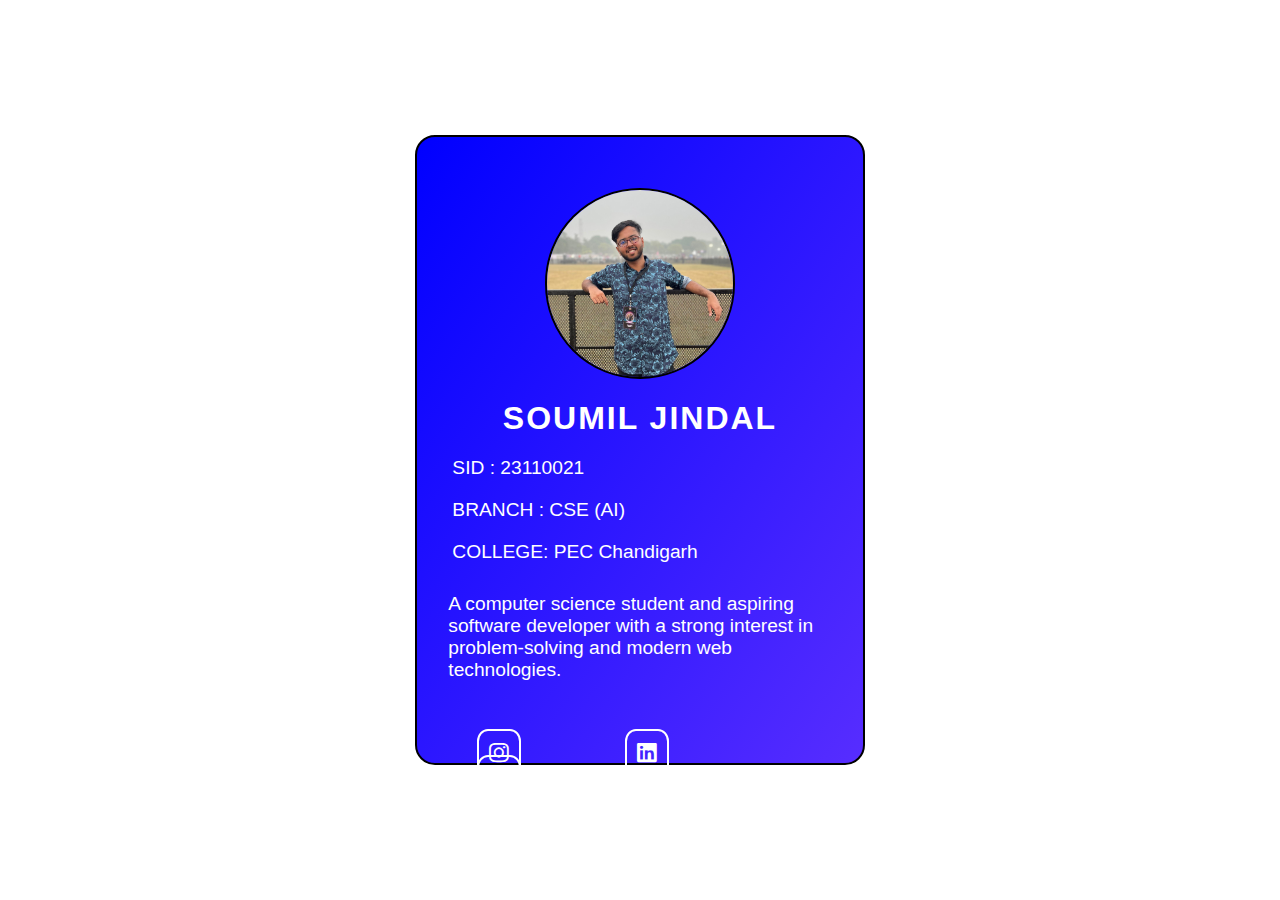
<file: Id card/index.html>
<!DOCTYPE html>
<html lang="en">
  <head>
    <meta charset="UTF-8" />
    <meta name="viewport" content="width=device-width, initial-scale=1.0" />
    <title>Document</title>
    <link rel="stylesheet" href="style.css" />
    <link
      rel="stylesheet"
      href="https://cdnjs.cloudflare.com/ajax/libs/font-awesome/6.0.0-beta3/css/all.min.css"
    />
  </head>
  <body>
    <div class="container">
      <div class="img-container">
        <img src="/images/IMG_20250330_155317.jpg" alt="pfp" />
      </div>
      <div class="info-container">
        <h1>SOUMIL JINDAL</h1>

        <div class="info">
          <p>SID : 23110021</p>
          <p>BRANCH : CSE (AI)</p>
          <P>COLLEGE: PEC Chandigarh</P>
        </div>

        <div class="desc">
          <p>
            A computer science student and aspiring software developer with a
            strong interest in problem-solving and modern web technologies.
          </p>
        </div>

        <div class="socials">
          <a href="https://www.instagram.com/soumill_1748/" target="_blank" title="instagram"><i class="fa-brands fa-instagram"></i></a>
          <a href="https://www.linkedin.com/in/soumil-jindal-a874a9283/" target="_blank" title="linkedin"><i class="fa-brands fa-linkedin"></i></a>
          <a href="#"><i class="fa-brands fa-whatsapp"></i></a>
        </div>
      </div>
    </div>
  </body>
</html>
</file>
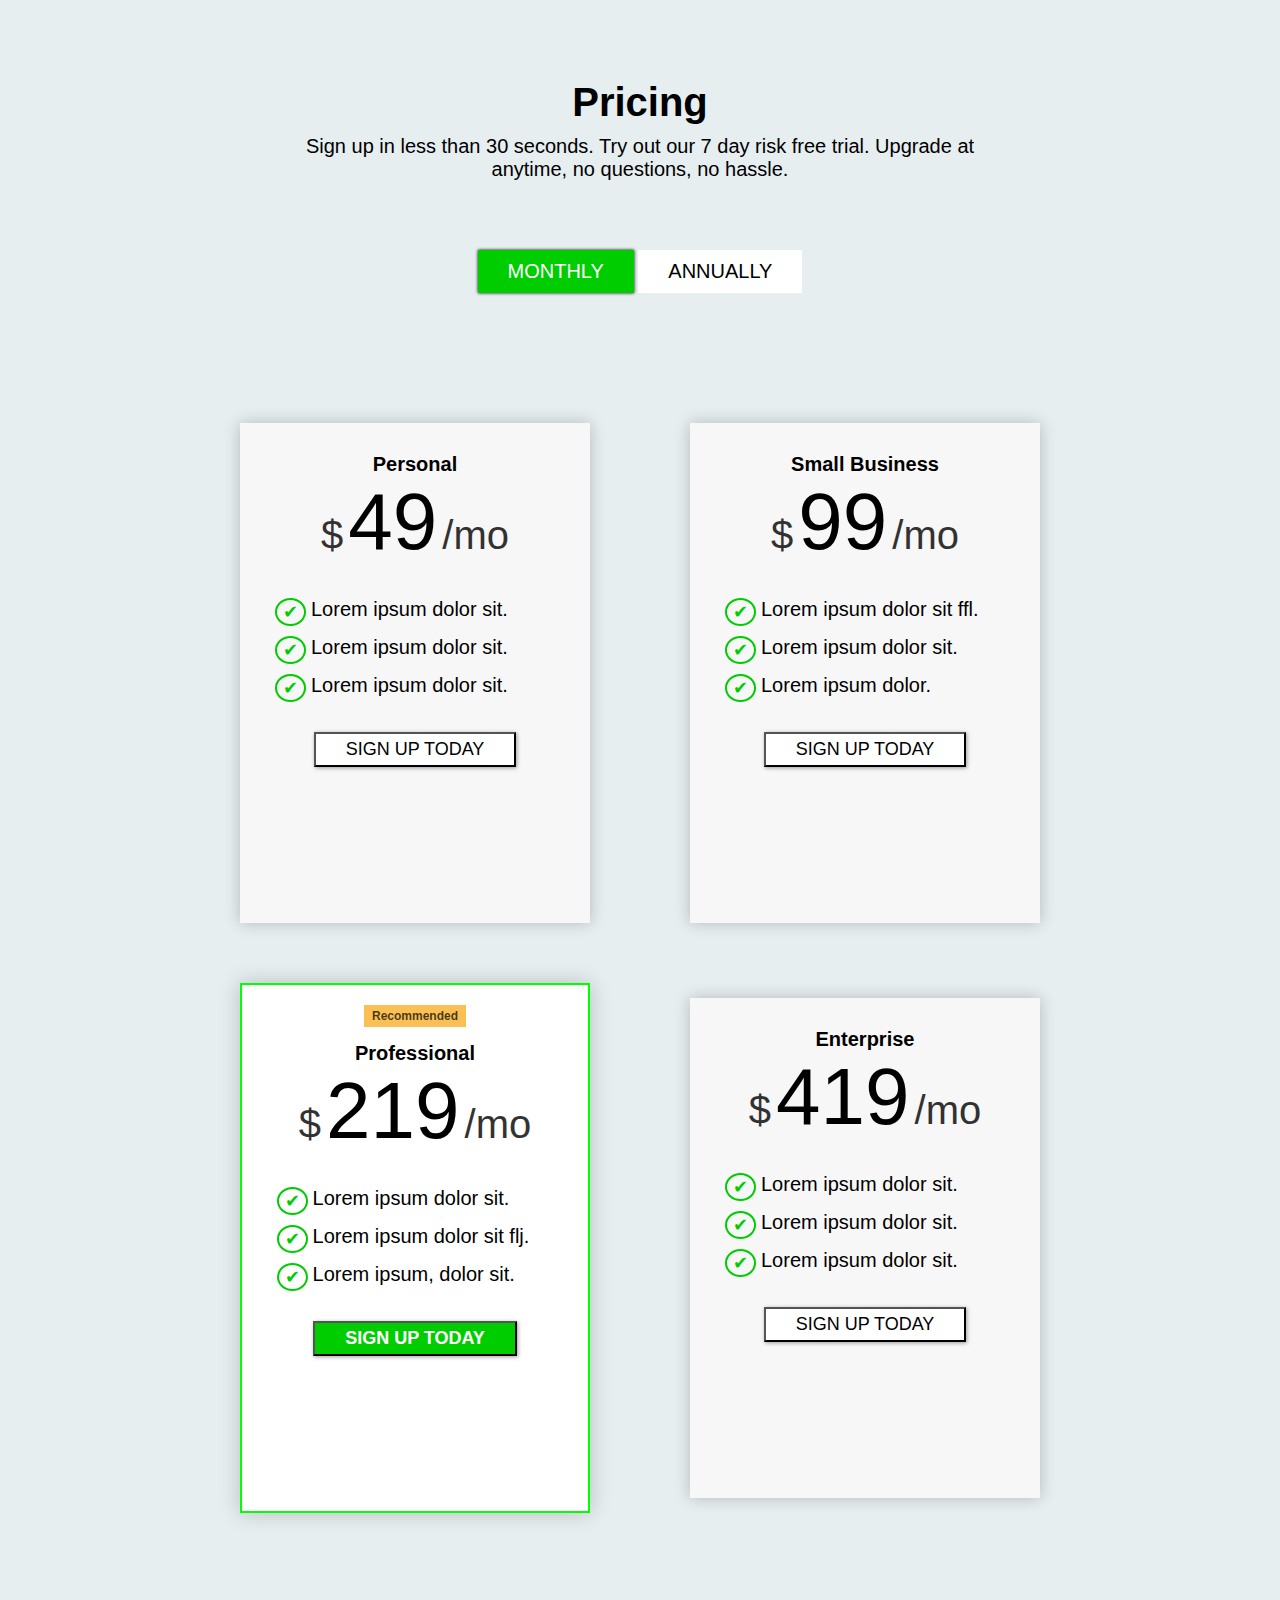
<file: pricing page/index.html>
<!DOCTYPE html>
<html lang="en">

<head>
    <meta charset="UTF-8">
    <meta name="viewport" content="width=device-width, initial-scale=1.0">
    <title>Pricing Page</title>
    <link rel="stylesheet" href="style.css">
</head>

<body>
    <section class="pricing">
        <div class="header">
            <h2>Pricing</h2>
            <p>Sign up in less than 30 seconds. Try out our 7 day risk free trial. Upgrade at anytime, no questions, no hassle.</p>
        </div>

        <div class="switch">
            <button>monthly</button>
            <button>annually</button>
        </div>
        <div class="cards-section">
            <div class="card">
                <h3>Personal</h3>
                <p class="price"><span>$</span>49<span>/mo</span></p>

                <ul>
                    <li>Lorem ipsum dolor sit.</li>
                    <li>Lorem ipsum dolor sit.</li>
                    <li>Lorem ipsum dolor sit.</li>
                </ul>
                <button class="btn">SIGN UP TODAY</button>
            </div>


            <div class="card">
                <h3>Small Business</h3>
                <p class="price"><span>$</span>99<span>/mo</span></p>

                <ul>
                    <li>Lorem ipsum dolor sit ffl.</li>
                    <li>Lorem ipsum dolor sit.</li>
                    <li>Lorem ipsum dolor.</li>
                </ul>
                <button class="btn">SIGN UP TODAY</button>
            </div>


            <div class="card pro">
                <h4>recommended</h4>

                <h3>Professional</h3>
                <p class="price"><span>$</span>219<span>/mo</span></p>

                <ul>
                    <li>Lorem ipsum dolor sit.</li>
                    <li>Lorem ipsum dolor sit flj.</li>
                    <li>Lorem ipsum, dolor sit.</li>
                </ul>
                <button class="btn">SIGN UP TODAY</button>
            </div>


            <div class="card">
                <h3>Enterprise</h3>
                <p class="price"><span>$</span>419<span>/mo</span></p>

                <ul>
                    <li>Lorem ipsum dolor sit.</li>
                    <li>Lorem ipsum dolor sit.</li>
                    <li>Lorem ipsum dolor sit.</li>
                </ul>
                <button class="btn">SIGN UP TODAY</button>
            </div>
        </div>
    </section>
</body>

</html>
</file>
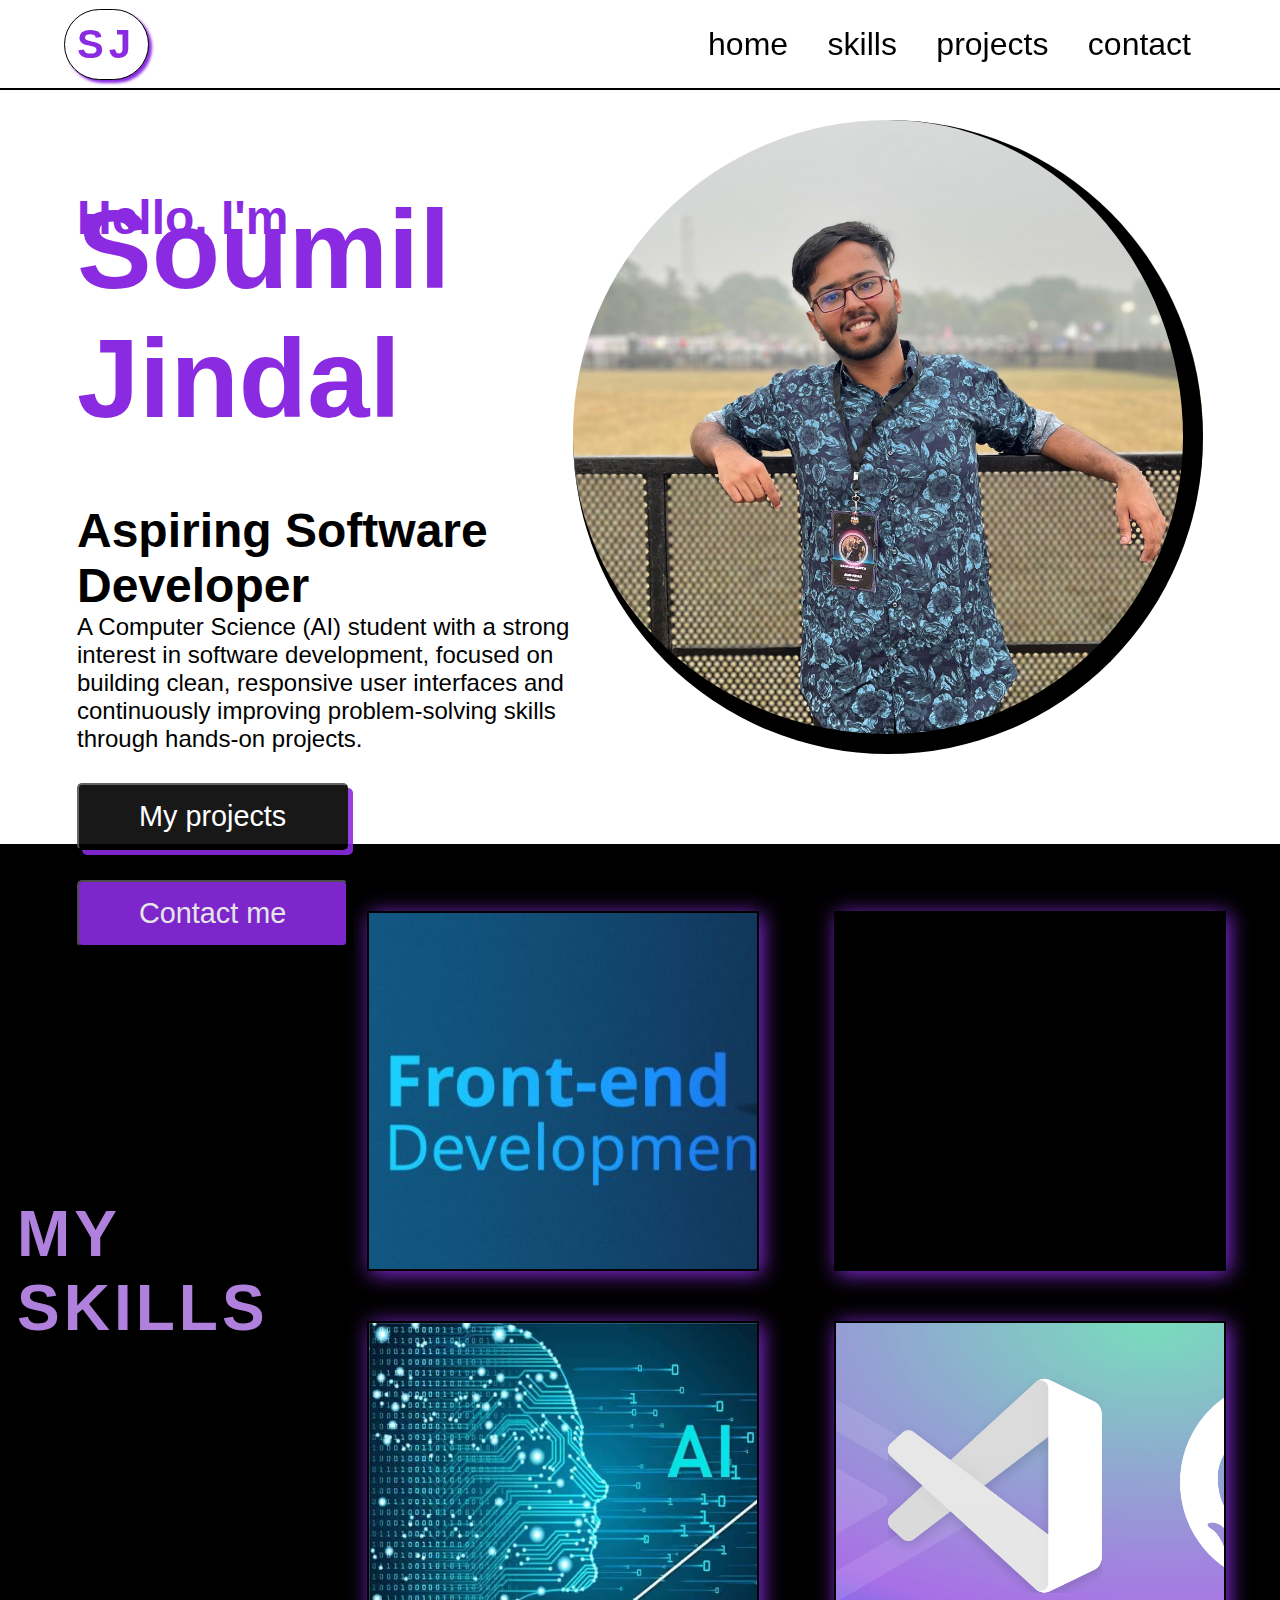
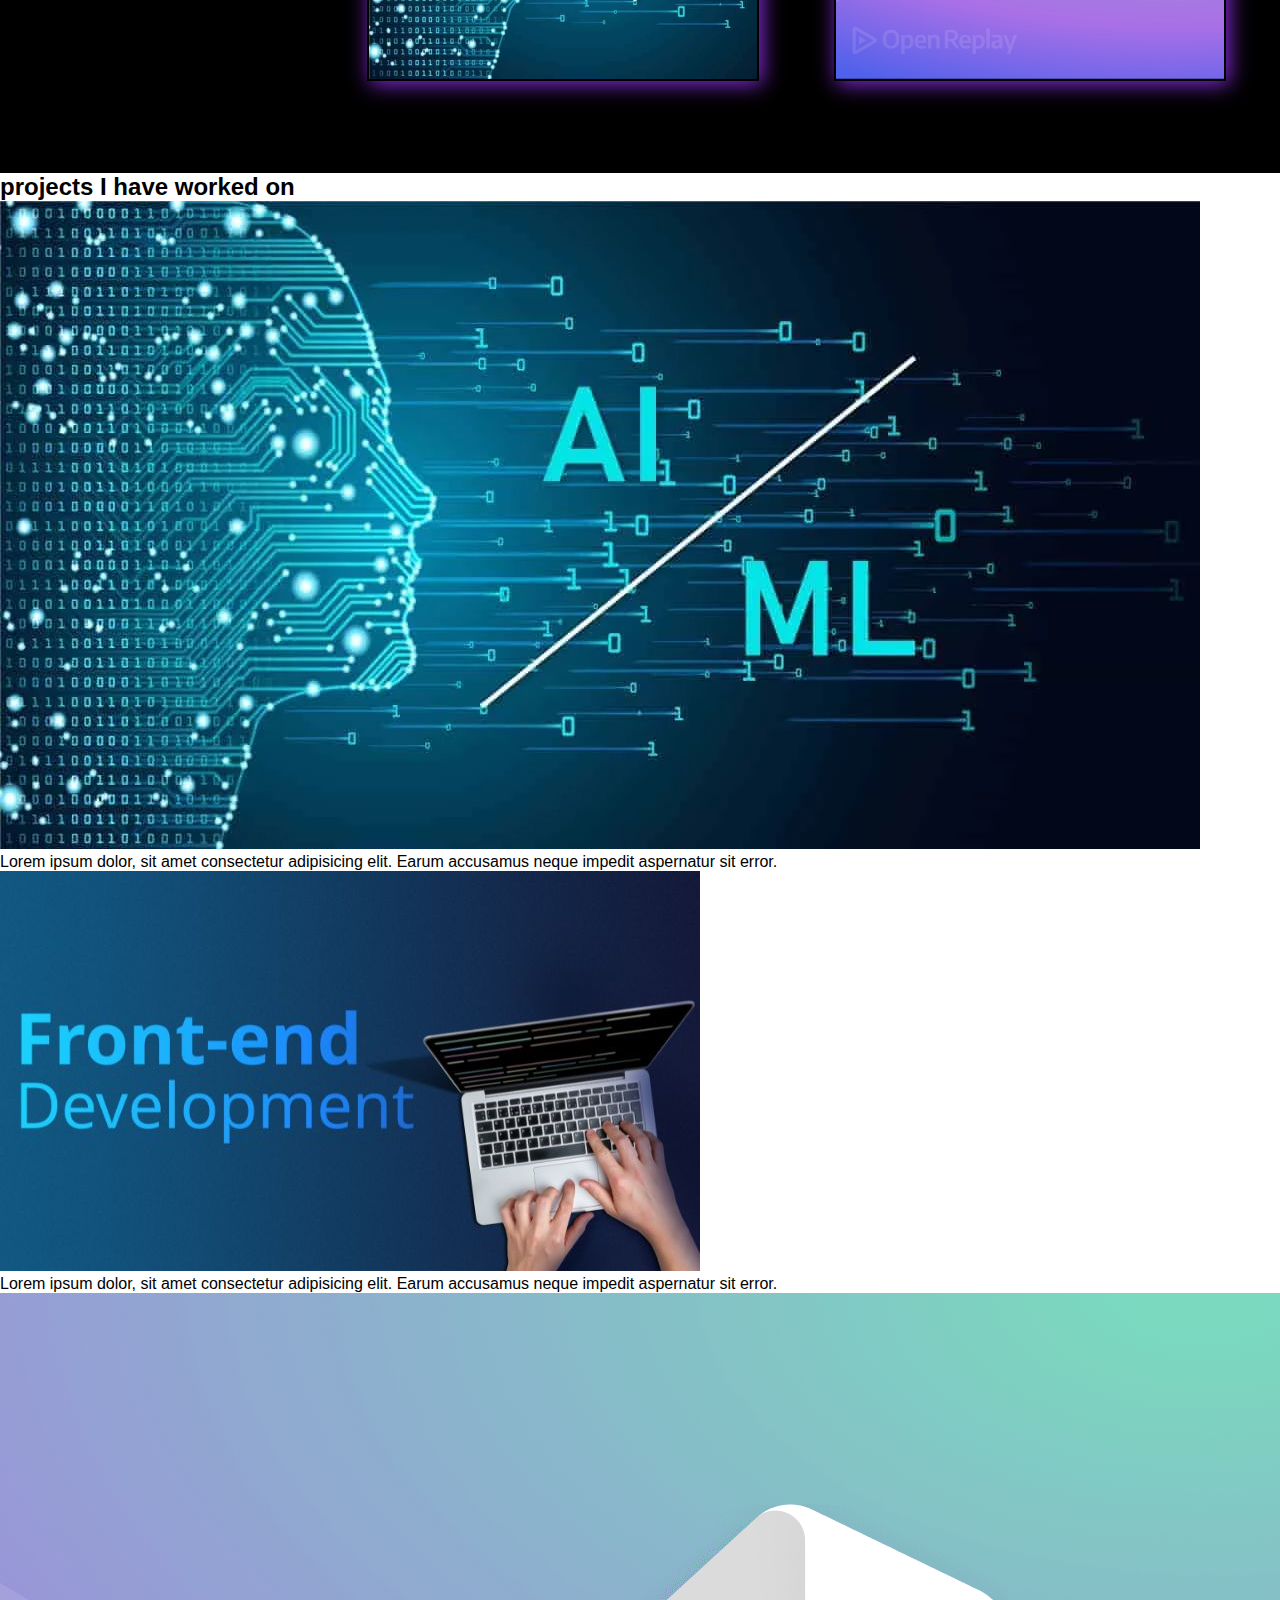
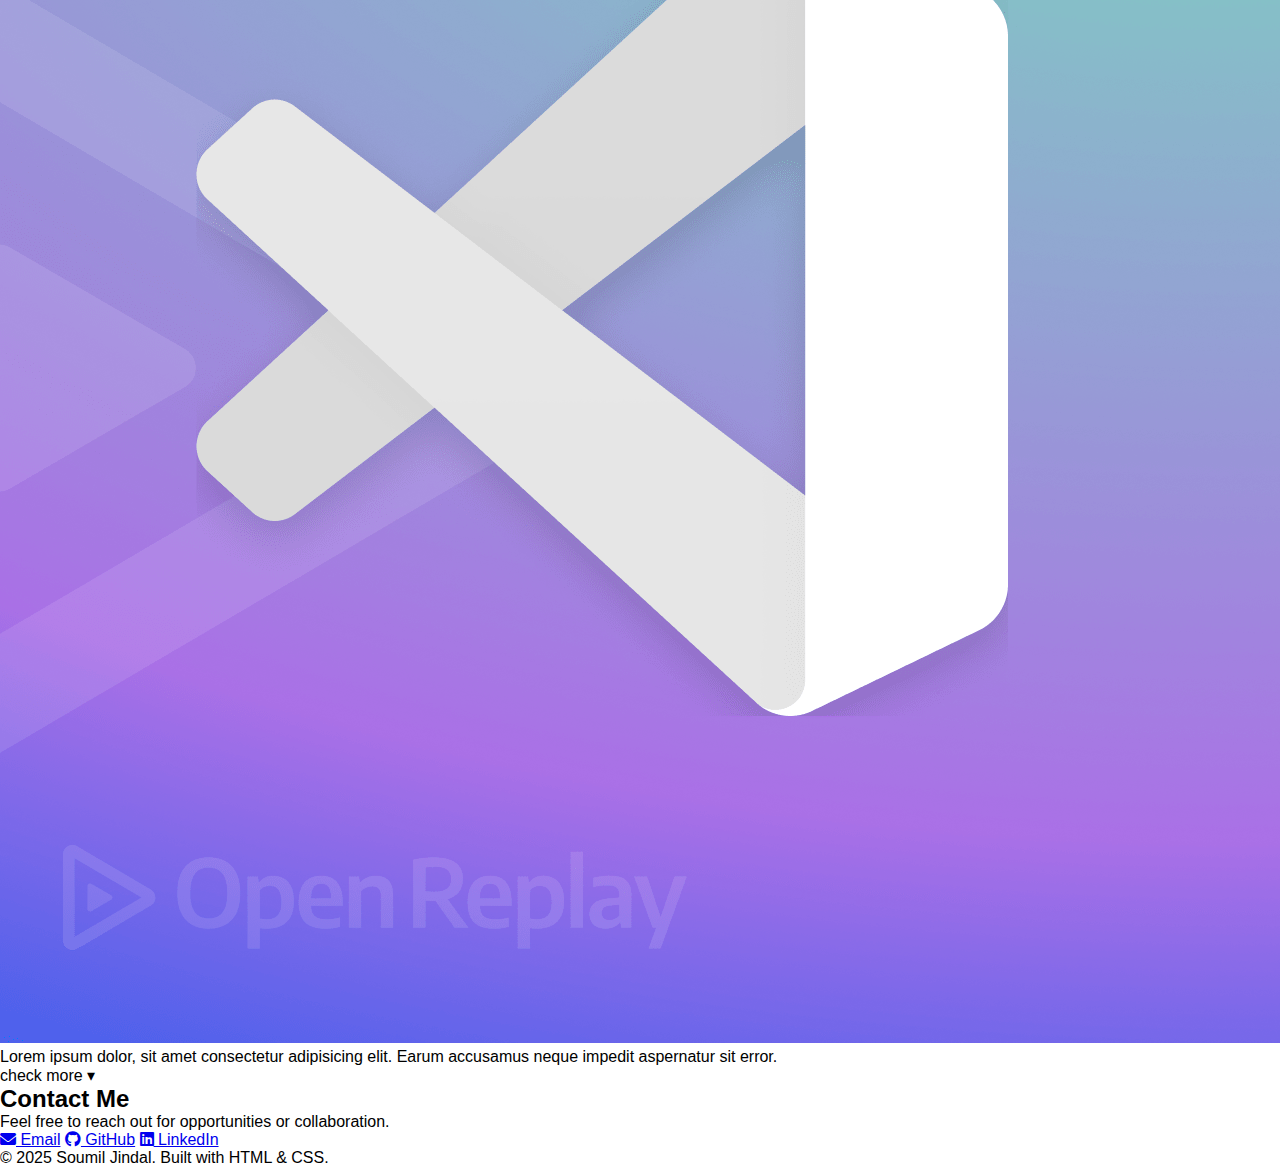
<file: Sample Portfolio/index.html>
<!DOCTYPE html>
<html lang="en">
  <head>
    <meta charset="UTF-8" />
    <meta name="viewport" content="width=device-width, initial-scale=1.0" />
    <title>Portfolio</title>
    <link rel="stylesheet" href="style.css" />
    <link
      rel="stylesheet"
      href="https://cdnjs.cloudflare.com/ajax/libs/font-awesome/6.0.0-beta3/css/all.min.css"
    />
  </head>
  <body>
    <div class="navigation">
      <nav>
        <div class="logo">SJ</div>
        <div class="nav-links">
          <a href="#">home</a>
          <a href="#skills-container">skills</a>
          <a href="#projects-section">projects</a>
          <a href="#contact">contact</a>
        </div>
      </nav>
    </div>
    <div class="content">
      <div class="header">
        <div class="info-container">
          <h3 id="hello">Hello, I'm</h3>
          <h1>Soumil Jindal</h1>
          <h3>Aspiring Software Developer</h3>
          <p>
            A Computer Science (AI) student with a strong interest in software
            development, focused on building clean, responsive user interfaces
            and continuously improving problem-solving skills through hands-on
            projects.
          </p>

          <div class="call-buttons">
            <button>My projects</button>
            <button>Contact me</button>
          </div>
        </div>
        <div class="img-container">
          <img
            src="/images/IMG_20250330_155317.jpg"
            alt="myself"
            height="400px"
          />
          <div class="circle"></div>
        </div>
      </div>
      <div class="skills-container" id="skills-container">
        <h1>MY SKILLS</h1>
        <div class="skills">
          <div class="skill-card frontend">
            <div class="slider">
              <h3>Frontend</h3>
              <ul>
                <li>HTML</li>
                <li>CSS</li>
                <li>JavaScript</li>
                <li>React</li>
              </ul>
            </div>
          </div>
          <div class="skill-card backend">
            <div class="slider">
              <h3>Backend</h3>
              <ul>
                <li>NODE JS</li>
                <li>Express</li>
                <li>MongoDB</li>
                <li>MySQL</li>
              </ul>
            </div>
          </div>
          <div class="skill-card ai-ml">
            <div class="slider">
              <h3>AI ML</h3>
              <ul>
                <li>Numpy</li>
                <li>Pandas</li>
                <li>Matplotlib</li>
                <li>OpenCV</li>
                <li>Neural Networks</li>
              </ul>
            </div>
          </div>
          <div class="skill-card tools">
            <div class="slider">
              <h3>Tools</h3>
              <ul>
                <li>GIT</li>
                <li>Github</li>
                <li>VScode</li>
                <li>Cursor</li>
              </ul>
            </div>
          </div>
        </div>
      </div>

      <div class="projects-section" id="projects-section">
        <h2>projects I have worked on</h2>
        <div class="projects">
          <div class="project">
            <img src="/images/aiml-post-image-3.webp" alt="img">
            <p>Lorem ipsum dolor, sit amet consectetur adipisicing elit. Earum accusamus neque impedit aspernatur sit error.</p>
          </div>
          <div class="project">
            <img src="/images/frontend-1.jpg" alt="img">
            <p>Lorem ipsum dolor, sit amet consectetur adipisicing elit. Earum accusamus neque impedit aspernatur sit error.</p>
          </div>
          <div class="project">
            <img src="/images/tools bg.png" alt="img">
            <p>Lorem ipsum dolor, sit amet consectetur adipisicing elit. Earum accusamus neque impedit aspernatur sit error.</p>
          </div>
        </div>
        <p id="read-more">check more &#9662;</p>
    </div>
    <section id="contact">
      <div>
       <h2>Contact Me</h2>
       <p>Feel free to reach out for opportunities or collaboration.</p>
      </div>
      <div class="contact-links">
        <a href="mailto:soumiljindal6@email.com"><i class="fa-solid fa-envelope"></i> Email</a>
        <a href="https://github.com/soumil-codes" target="_blank"><i class="fa-brands fa-github"></i> GitHub</a>
        <a href="https://linkedin.com/in/soumil-jindal-a874a9283" target="_blank"><i class="fa-brands fa-linkedin"></i> LinkedIn</a>
      </div>
    </section>
      <footer>
        <p>© 2025 Soumil Jindal. Built with HTML & CSS.</p>
      </footer>
  </body>
</html>
</file>
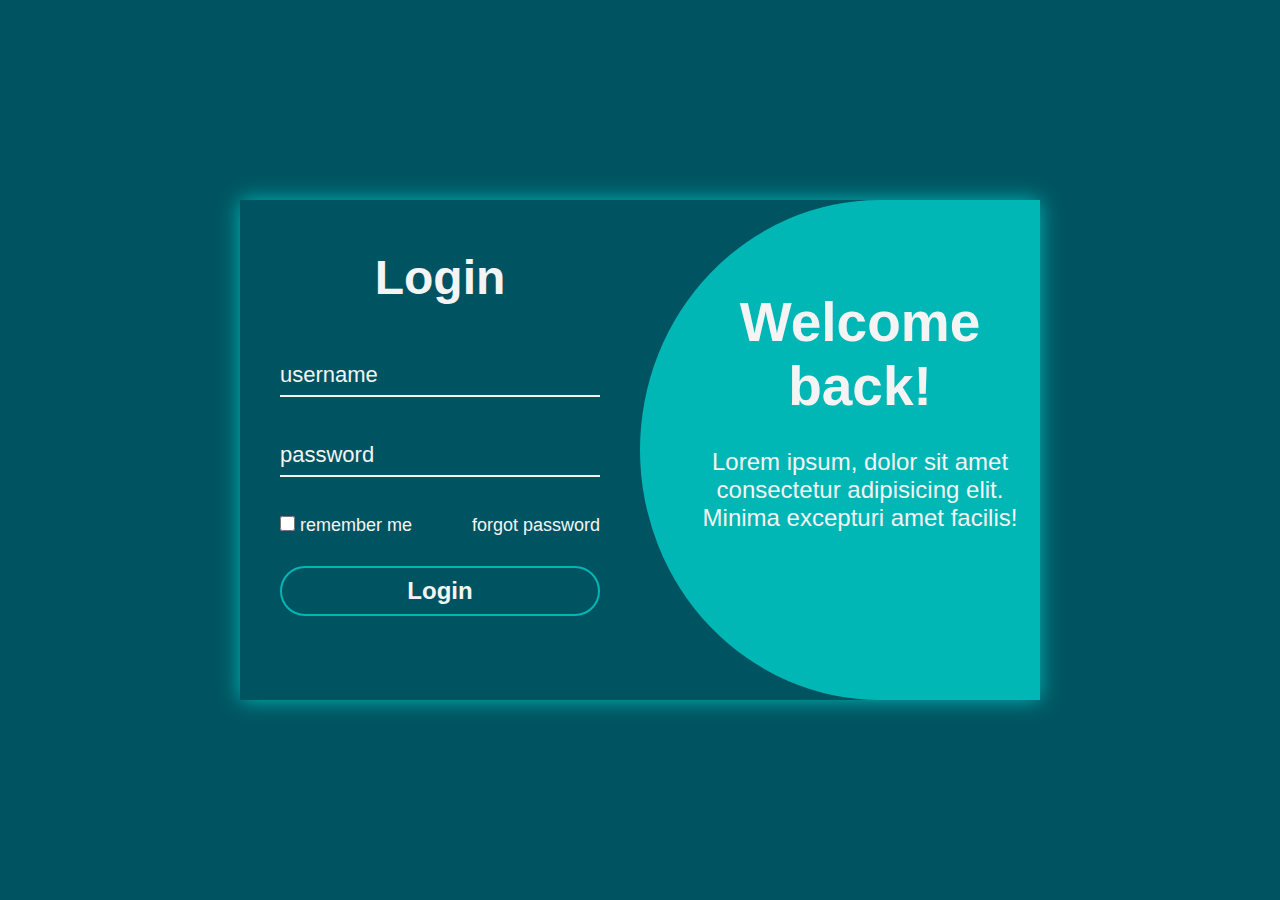
<file: signup page/index.html>
<!DOCTYPE html>
<html lang="en">

<head>
  <meta charset="UTF-8" />
  <meta name="viewport" content="width=device-width, initial-scale=1.0" />
  <title>signup page</title>
  <link rel="stylesheet" href="style.css" />
</head>

<body>
  <div class="container">
    <div class="form-container">
      <h2>Login</h2>
      <form action="#">

        <div class="login-info username">
          <input type="text" name="username" required>
          <label for="username">username</label>
        </div>

        <div class="login-info password">
          <input type="password" name="password" required>
          <label for="username">password</label>
        </div>

        <div class="options">
          <label><input type="checkbox"> remember me</label>
          <a href="#">forgot password</a>
        </div>

        <button class="login-btn">Login</button>
      </form>
    </div>

    <div class="design"></div>
    <div class="text">
      <h2>Welcome back!</h2>
      <p>Lorem ipsum, dolor sit amet consectetur adipisicing elit. Minima excepturi amet facilis!</p>
    </div>
  </div>
</body>

</html>
</file>
<file: Id card/style.css>
*{
    margin: 0;
    padding: 0;
    box-sizing: border-box;
}

body{
    width: 100vw;
    height: 100vh;
    display: flex;
    align-items: center;
    justify-content: center;
    color: white;
    font-family: sans-serif, monospace;
}

.container{
    display: flex;
    flex-direction: column;
    align-items: center;
    height: 70vh;
    width: 50vh;
    border-radius: 20px;
    border: 2px solid black;
    background: linear-gradient(to right bottom, blue, rgb(87, 45, 255));
    padding: 10px;
}

.img-container{
    display: flex;
    align-items: center;
    justify-content: center;
    height: 45%;
}

.img-container img{
    height: 70%;
    border-radius: 50%;
    border: 2px solid black;
}

.info-container{
    height: 40%;
    display: flex;
    flex-direction: column;
    justify-content: space-around;
    align-items: center;
}

.info-container h1{
    margin-top: -20px;
    letter-spacing: 2px;
}

.info p{
    font-size: 1.2rem;
    margin: 20px 130px 20px auto;
}

.desc{
    margin-top: 10px;
    width: 90%;
    font-size: 1.2rem;

}

.socials{
    margin-top: 60px;
}
.socials a{
    font-size: 1.4rem;
    border: 2px solid white;
    margin: 20px 50px;
    padding: 10px;
    border-radius: 25%;
    text-decoration: none;
    color: white;
}
</file>
<file: pricing page/style.css>
*{
    margin: 0;padding: 0;
    box-sizing: border-box;
    font-family: 'Segoe UI', Tahoma, Geneva, Verdana, sans-serif;
}

.pricing{
    display: flex;
    flex-direction: column;
    align-items: center;
    /* width: 100vw; */
    min-height: 100vh;
    /* border: 2px solid black; */
    background-color: rgb(230, 238, 240);
    
}

.header{
    display: flex;
    align-items: center;
    flex-direction: column;
    max-width: min(700px, 80vw);
    height: 150px;
    margin: 80px auto 20px;
}

.header h2{
    font-size: 40px;
    margin-bottom: 10px;
}

.header p{
    text-align: center;
    font-size: 20px;
}

.switch{
    flex-direction: row;
    flex-wrap: wrap;
    margin: 0px auto 100px;
}

.switch button{
    padding: 10px 30px;
    font-size: 20px;
    text-transform: uppercase;
    border: none;
    outline: none;
    background: #ffffff;
}

.switch :nth-child(1){
    background: rgb(0, 205, 0);
    color: white;
    box-shadow: 0px 0px 3px black;
}

.cards-section{
    display: flex;
    justify-content: center;
    align-items: center;
    flex-direction: row;
    flex-wrap: wrap;
    /* max-width: 80vw; */
    margin-bottom: 80px;
}



.card{
    display: flex;
    flex-direction: column;
    align-items: center;
    width: 350px;
    height: 500px;
    /* border: 2px solid black; */
    /* margin-bottom: 50px; */
    margin-top: 10px;
    background: rgb(247, 247, 247);
    box-shadow: 0px 0px 15px rgba(0, 0, 0, 0.219);
}

.card h3{
    margin-top: 30px;
    font-size: 20px;
}

.card p{
    font-size: 80px;
}

.card p span{
    font-size: 40px;
    margin: auto 5px;
    opacity: 0.8;
}

.card ul{
    margin-top: 30px;
    width: 80%;
    display: flex;
    flex-direction: column;
    align-items: center;
    /* background: rgb(240, 240, 240); */
}

.card ul li{
    width: 100%;
    position: relative;
    list-style-type: none;
    padding-left: 36px;
    margin-bottom: 15px;
    font-size: 20px;
}

.card ul li::before{
    content: "✔";
    font-size: 18px;
    position: absolute;
    top: 0;
    left: 0;
    color: rgb(0, 205, 0);
    border: 2px solid rgb(0, 205, 0);
    border-radius: 50%;
    padding: 1px 6px;
}

.card .btn{
    margin-top: 20px;
    font-size: 18px;
    padding: 5px 30px;
    background: #ffffff;
    box-shadow: 1px 1px 4px rgba(0, 0, 0, 0.379);
    cursor: pointer;
}

.card .btn:hover{
    background-color: #f3f3f3;
}

.pro{
    background: white;
    height: 530px;
    box-shadow: 0px 0px 20px rgba(0, 0, 0, 0.203);
    z-index: 3;
    border: 2px solid lime;
}

.pro .btn{
    background-color: rgb(0, 205, 0);
    color: white;
    font-weight: 600;
}

.pro .btn:hover{
    background-color: rgb(0, 185, 0);
}

.pro h4{
    background-color: rgb(250, 192, 86);
    color: rgba(0, 0, 0, 0.717);
    padding: 4px 8px;
    margin-top: 20px;
    text-transform: capitalize;
    margin-bottom: -15px;
    /* border: 2px solid black; */
    font-size: 12px;
}


@media (width < 1400px) {
    .card{
        margin: 30px 50px;
    }
}

@media (width < 900px) {
    .card{
        margin: 0px 0px;
    }
}
</file>
<file: Sample Portfolio/style.css>
*{
    margin: 0;
    padding: 0;
    box-sizing: border-box;
    font-family: 'Trebuchet MS', 'Lucida Sans Unicode', 'Lucida Grande', 'Lucida Sans', Arial, sans-serif;
    scroll-behavior: smooth;
}
body{
    height: 200vh;
}

.navigation{
    background-color: rgba(255, 255, 255, 0.8);
    backdrop-filter: blur(8px);
    display: flex;
    justify-content: center;
    align-items: center;
    width: 100%;
    height: 10vh;
    border-bottom: 2px solid black;
    position: fixed;
    top: 0;
    z-index: 99;
}

.navigation nav{
    width: 90vw;
    display: flex;
    align-items: center;
    justify-content: space-between;
}

.logo{
    padding: 12px;
    font-size: 40px;
    font-weight: 700;
    letter-spacing: 5px;
    cursor: pointer;
    color: blueviolet;
    background: white;
    border: 1px solid black;
    border-radius: 300px;
    box-shadow: 3px 3px 3px blueviolet;
    transition: all 0.5s;
}

.logo:hover{
    color: white;
    background-color: blueviolet;
    box-shadow: 3px 3px 3px black;
}

.navigation nav .nav-links a{
    text-decoration: none;
    font-size: 32px;
    margin-right: 15px;
    padding: 5px 10px;
    border-radius: 5px;
    border-bottom: 2px solid rgba(0, 0, 0, 0);
    color: black;
    transition: all 0.2s;
}

.navigation nav .nav-links a:hover{
    color: blueviolet;
    border-bottom: 2px solid blueviolet;
}


.content{
    display: flex;
    flex-direction: column;
    /* width: 100vw;` */
    margin-top: 10vh;
}

.header{
    display: flex;
    align-items: center;
    justify-content: space-around;
}

.info-container{
    display: flex;
    flex-direction: column;
    justify-content: space-between;
    align-items: left;
    width: 40%;
    height: 65vh;
}

#hello{
    color: blueviolet;
}

.info-container h1{
    margin-top: -60px;
    font-size: 7em;
    color: blueviolet;
    font-family:  Arial, Helvetica, sans-serif;
}
.info-container h3{
    margin-top: 60px;
    /* color: blueviolet; */
    font-size: 3em;
}
.info-container p{
    /* margin-top: 10px; */
    font-size: 1.5em;
}


.call-buttons button{
    padding: 15px 60px;
    color: white;
    background: blueviolet;
    font-size: 1.8em;
    border-radius: 5px;
    box-shadow: 5px 5px black;
    cursor: pointer;
    margin-right: 90px;
    margin-top: 30px;
    opacity: 0.9;
}

.call-buttons :first-child{
    box-shadow: 5px 5px blueviolet;
    background: black;
}

.call-buttons button:hover{
    opacity: 1;
}

.img-container{
    margin-left: -170px;
    position: relative;
    margin-top: 30px;
}

.img-container img{
    /* border-bottom: 20px solid black; */
    /* border-right: 20px solid black; */
    height: 70vh;
    border-radius: 50%;
    /* transition: all 1s; */
}

.circle{
    position: absolute;
    top: 0;
    left: 0;
    width: 100%;
    height: 100%;
    border-bottom: 20px solid black;
    border-right: 20px solid black;
    border-radius: 50%;
    transition: all 1.5s;
    transition-timing-function: ease-in-out;
}

.circle:hover{
    /* border-color: blueviolet; */
    transform: rotate(360deg);
}

.skills-container{
    background-color: black;
    color: white;
    /* width: 100vw; */
    display: flex;
    /* flex-direction: column; */
    align-items: center;
    margin-top: 10vh;
    padding: 15px 15px 90px 15px;
    border: 2px solid black;
    scroll-margin-top: 80px;

}

.skills-container h1{
    color: rgb(176, 128, 221);
    font-size: 4em;
    letter-spacing: 4px;
}

.skills{
    display: flex;
    flex-wrap: wrap;
    align-items: center;
    justify-content: space-around;
    width: 90%;
    /* margin-top: 20px; */

}

.skill-card{
    /* display: flex;
    flex-direction: column;
    align-items: center; */
    width: 42%;
    height: 40vh;
    border: 2px solid black;
    box-shadow: 3px 3px 20px blueviolet;
    margin-top: 50px;
    /* margin-bottom: 50px; */
    overflow: hidden;
    /* padding: 20px; */
}

.skill-card h3{
    font-size: 4em;
    color: rgb(215, 173, 255);
}

.frontend{
    background: url(/images/frontend-1.jpg);
}
.backend{
    background: url("https://media.geeksforgeeks.org/wp-content/uploads/20240701150157/Backend-Development.webp");
}
.tools{
    background: url(/images/tools\ bg.png);
    background-size: cover;
}
.ai-ml{
    background: url(/images/aiml-post-image-3.webp);
    background-size: cover;
}

.skill-card ul li{
    list-style-type: none;
    font-size: 2em;
}

.skill-card ul{
    margin-top: 20px;
    width: 80%;
}

.slider{
    display: flex;
    flex-direction: column;
    align-items: center;
    padding: 20px;
    width: 100%;
    height: 100%;
    background: linear-gradient(rgba(137, 43, 226, 0.8), black);
    transform: translateY(100%);
    transition: all 1s;
}

.skill-card:hover .slider{
    transform: translateY(0);
}
</file>
<file: signup page/style.css>
.blah{
    color: orange, whitesmoke;
    color: olivedrab;
}

*{
    margin: 0;
    padding: 0;
    font-family: 'Segoe UI', Tahoma, Geneva, Verdana, sans-serif;
    color: rgb(244, 244, 244);
}

body{
    height: 100vh;
    display: flex;
    align-items: center;
    justify-content: center;
    background: rgb(0, 84, 97);
}

.container{
    position: relative;
    display: flex;
    /* flex-direction: column; */
    align-items: center;
    overflow: hidden;
    /* background: rgb(244, 244, 244); */
    height: 500px;
    width: min(800px, 80vw);
    /* padding: 20px; */
    box-shadow: 0px 0px 20px rgb(0, 183, 181);
}

.form-container{
    height: 80%;
    width: 50%;
    display: flex;
    flex-direction: column;
    align-items: center;
}

form{
    width: 80%;
    padding: auto 40px;
    /* border: 2px solid black; */
}

.form-container h2{
    font-size: 48px;
    margin-bottom: 50px;
}

.form-container .login-info{
    width: 100%;
    /* background: #000; */
    height: 40px;
    margin-bottom: 40px;
    position: relative;
}

.login-info input{
    width: 100%;
    height: 100%;
    color: rgb(244, 244, 244);
    background: transparent;
    border: none;
    outline: none;
    border-bottom: 2px solid rgb(244, 244, 244);
    font-size: 22px;

}

.login-info label{
    position: absolute;
    left: 0;
    top: 50%;
    transform: translateY(-50%);
    font-size: 22px;
    pointer-events: none;
    transition: all 0.5s;
}

.login-info input:focus~label,
.login-info input:valid~label{
    top: -10px;
    color: rgb(0, 183, 181);
}
.login-info input:focus,
.login-info input:valid{
    border-color: rgb(0, 183, 181);
}


.options{
    display: flex;
    justify-content: space-between;
    font-size: 18px;
}

.options label input{
    height: 15px;
    width: 15px;
}

.options a{
    text-decoration: none;
    transition: all 0.5s;
}

.options a:hover{
    text-decoration: underline;
}

.login-btn{
    margin-top: 30px;
    width: 100%;
    height: 50px;
    background: none;
    font-size: 24px;
    font-weight: 600;
    border: 2px solid rgb(0, 183, 181);
    border-radius: 30px;
    transition: all 0.5s;
}

.login-btn:hover{
    background: rgb(0, 183, 181);
    /* font-size: 28px; */
}

.design{
    position: absolute;
    top: 0;
    height: 100%;
    width: 100%;
    transform: translatex(50%);
    background: rgb(0, 183, 181);
    border-radius: 30% / 50%;
}

.text{
    border-radius: 50%;
    margin-top: 90px;
    padding-right: 20px;
    position: absolute;
    width: 40%;
    right: 0;
    top: 0;
    text-align: center;
}

.text h2{
    font-size: 55px;
    margin-bottom: 30px;
}

.text p{
    font-size: 24px;
}

@media (max-width: 768px) {
   .design{
    display: none;
   }
   .text{
    display: none;
   }

   .form-container{
    width: 100%;
   }
}
</file>
